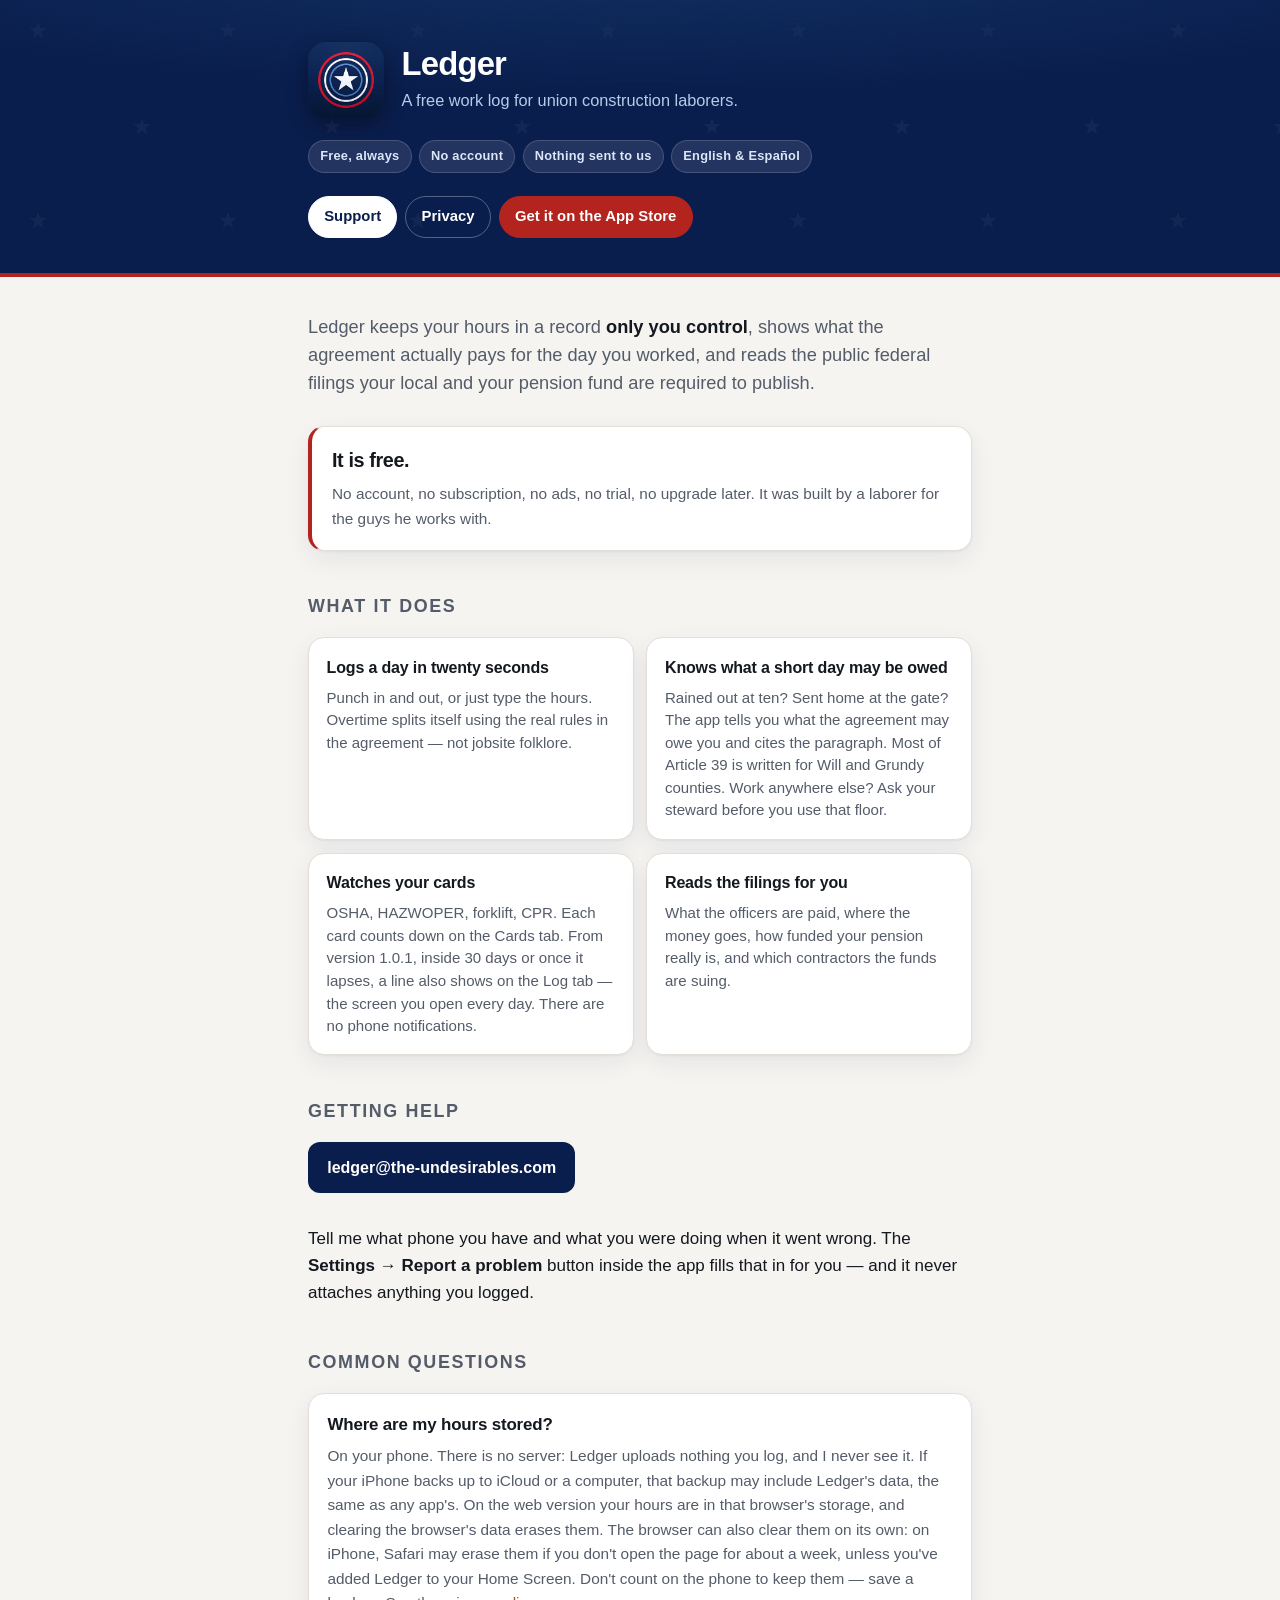
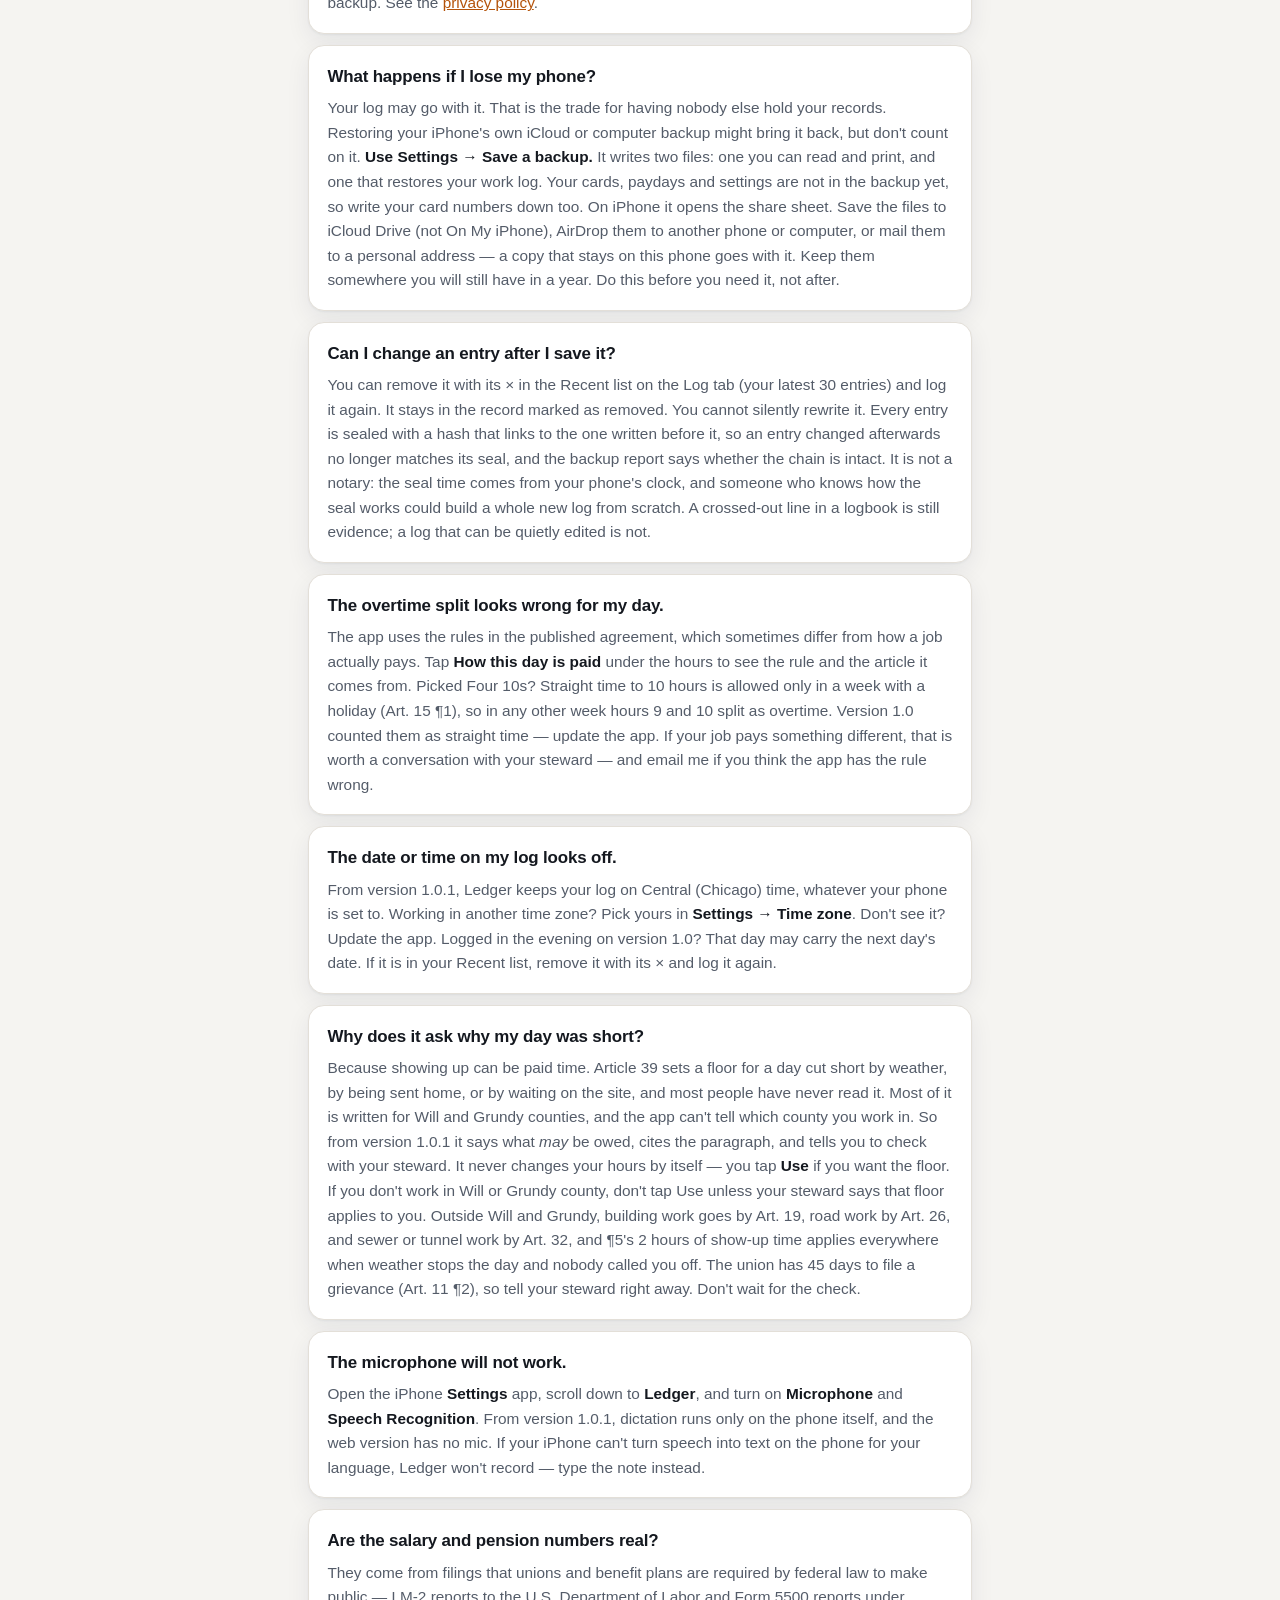
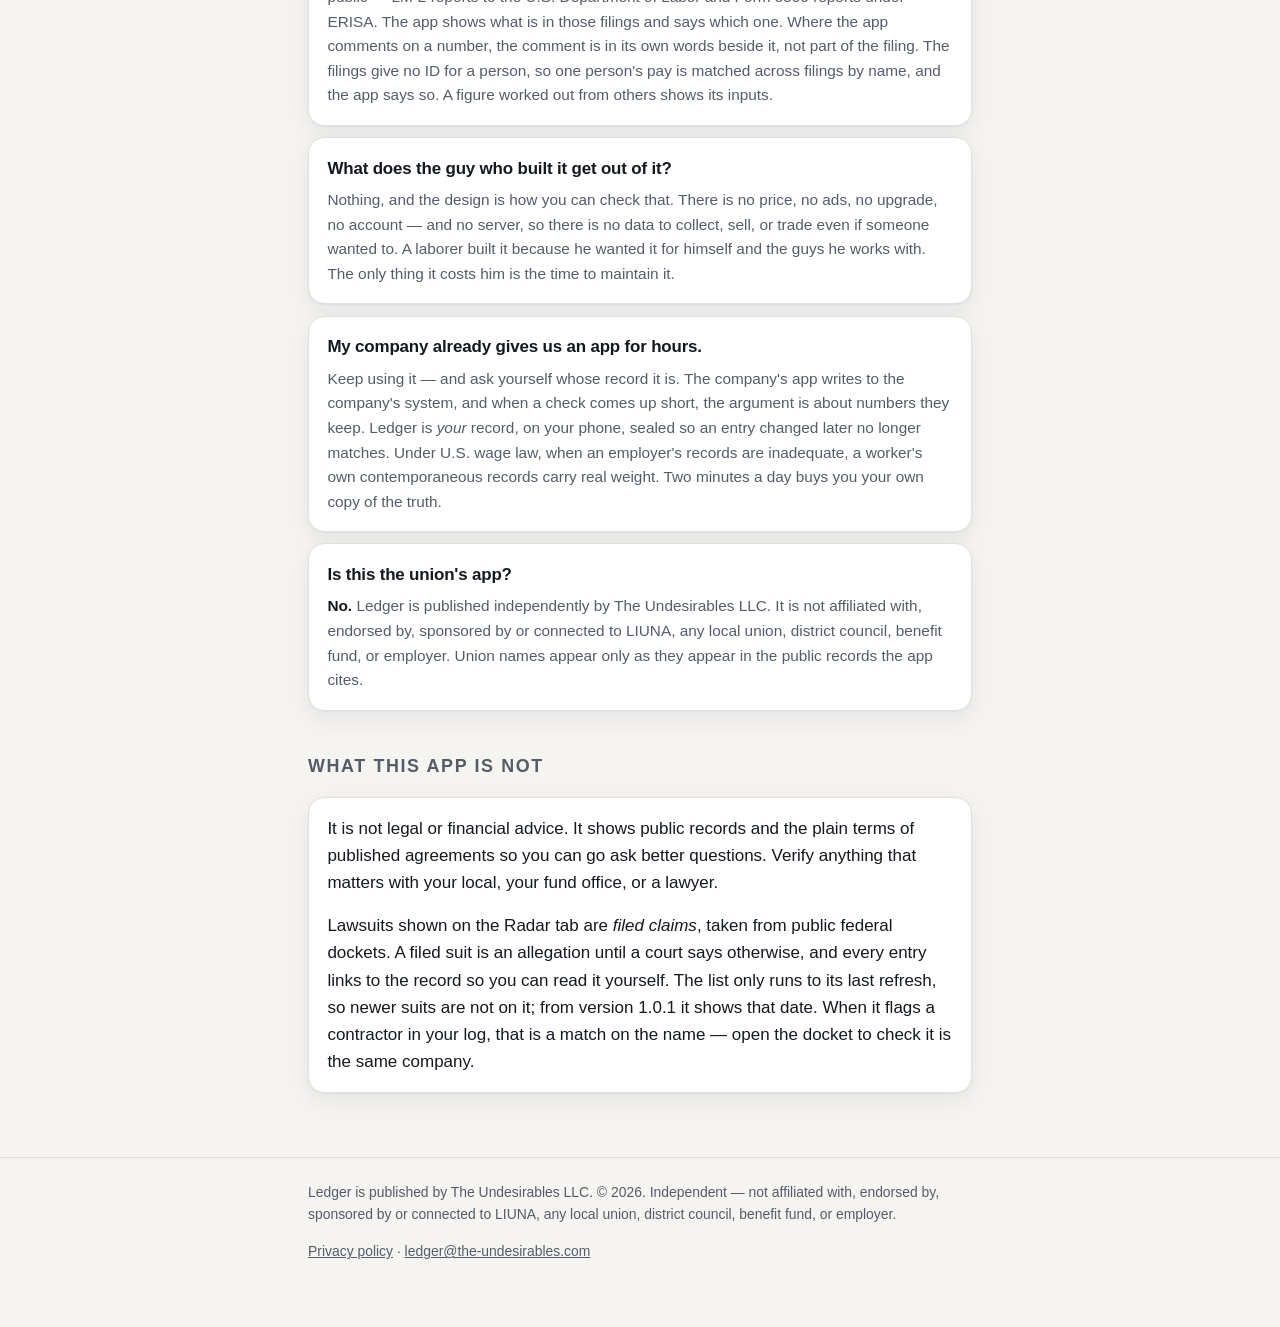
<file: index.html>
<!doctype html>
<html lang="en">
<head>
<meta charset="utf-8">
<meta name="viewport" content="width=device-width, initial-scale=1">
<title>Ledger — Support</title>
<meta name="description" content="Help and support for Ledger, a free work log for union construction laborers.">
<link rel="icon" href="./icon-256.png?v=2">
<link rel="stylesheet" href="./style.css?v=4">
</head>
<body>

<header>
  <div class="wrap">
    <div class="hero">
      <img src="./icon-256.png?v=2" alt="" width="76" height="76">
      <div>
        <h1>Ledger</h1>
        <p>A free work log for union construction laborers.</p>
      </div>
    </div>
    <div class="chips">
      <span>Free, always</span>
      <span>No account</span>
      <span>Nothing sent to us</span>
      <span>English &amp; Español</span>
    </div>
    <nav>
      <a href="./" aria-current="page">Support</a>
      <a href="./privacy.html">Privacy</a>
          <a class="store" href="https://apps.apple.com/us/app/ledger-union-work-log/id6797896983">Get it on the App Store</a>
    </nav>
  </div>
</header>

<main>
<div class="wrap">

  <p class="lede">Ledger keeps your hours in a record <strong>only you
  control</strong>, shows what the agreement actually pays for the day you
  worked, and reads the public federal filings your local and your pension fund
  are required to publish.</p>

  <div class="free">
    <b>It is free.</b>
    <p>No account, no subscription, no ads, no trial, no upgrade later. It was
    built by a laborer for the guys he works with.</p>
  </div>

  <h2>What it does</h2>

  <div class="grid">
    <div class="tile">
      <h3>Logs a day in twenty seconds</h3>
      <p>Punch in and out, or just type the hours. Overtime splits itself using
      the real rules in the agreement — not jobsite folklore.</p>
    </div>
    <div class="tile">
      <h3>Knows what a short day may be owed</h3>
      <p>Rained out at ten? Sent home at the gate? The app tells you what the
      agreement may owe you and cites the paragraph. Most of Article 39 is
      written for Will and Grundy counties. Work anywhere else? Ask your
      steward before you use that floor.</p>
    </div>
    <div class="tile">
      <h3>Watches your cards</h3>
      <p>OSHA, HAZWOPER, forklift, CPR. Each card counts down on the Cards tab.
      From version 1.0.1, inside 30 days or once it lapses, a line also shows
      on the Log tab — the screen you open every day. There are no phone
      notifications.</p>
    </div>
    <div class="tile">
      <h3>Reads the filings for you</h3>
      <p>What the officers are paid, where the money goes, how funded your
      pension really is, and which contractors the funds are suing.</p>
    </div>
  </div>

  <h2>Getting help</h2>

  <p><a class="mailto" href="mailto:ledger@the-undesirables.com">ledger@the-undesirables.com</a></p>

  <p>Tell me what phone you have and what you were doing when it went wrong. The
  <strong>Settings → Report a problem</strong> button inside the app fills that
  in for you — and it never attaches anything you logged.</p>

  <h2>Common questions</h2>

  <div class="qa">
    <h3>Where are my hours stored?</h3>
    <p>On your phone. There is no server: Ledger uploads nothing you log, and I
    never see it. If your iPhone backs up to iCloud or a computer, that backup
    may include Ledger's data, the same as any app's. On the web version your
    hours are in that browser's storage, and clearing the browser's data erases
    them. The browser can also clear them on its own: on iPhone, Safari may
    erase them if you don't open the page for about a week, unless you've added
    Ledger to your Home Screen. Don't count on the phone to keep them — save a
    backup. See the <a href="./privacy.html">privacy policy</a>.</p>
  </div>

  <div class="qa">
    <h3>What happens if I lose my phone?</h3>
    <p>Your log may go with it. That is the trade for having nobody else hold
    your records. Restoring your iPhone's own iCloud or computer backup might
    bring it back, but don't count on it. <strong>Use Settings → Save a
    backup.</strong> It writes two files: one you can read and print, and one
    that restores your work log. Your cards, paydays and settings are not in
    the backup yet, so write your card numbers down too. On iPhone it opens the
    share sheet. Save the files to iCloud Drive (not On My iPhone), AirDrop them
    to another phone or computer, or mail them to a personal address — a copy
    that stays on this phone goes with it. Keep them somewhere you will still
    have in a year. Do this before you need it, not after.</p>
  </div>

  <div class="qa">
    <h3>Can I change an entry after I save it?</h3>
    <p>You can remove it with its × in the Recent list on the Log tab (your
    latest 30 entries) and log it again. It stays in the record marked as
    removed. You cannot silently rewrite it. Every entry is sealed with a hash
    that links to the one written before it, so an entry changed afterwards no
    longer matches its seal, and the backup report says whether the chain is
    intact. It is not a notary: the seal time comes from your phone's clock,
    and someone who knows how the seal works could build a whole new log from
    scratch. A crossed-out line in a logbook is still evidence; a log that can
    be quietly edited is not.</p>
  </div>

  <div class="qa">
    <h3>The overtime split looks wrong for my day.</h3>
    <p>The app uses the rules in the published agreement, which sometimes differ
    from how a job actually pays. Tap <strong>How this day is paid</strong>
    under the hours to see the rule and the article it comes from. Picked
    Four 10s? Straight time to 10 hours is allowed only in a week with a
    holiday (Art. 15 ¶1), so in any other week hours 9 and 10 split as
    overtime. Version 1.0 counted them as straight time — update the app. If
    your job pays something different, that is worth a conversation with your
    steward — and email me if you think the app has the rule wrong.</p>
  </div>

  <div class="qa">
    <h3>The date or time on my log looks off.</h3>
    <p>From version 1.0.1, Ledger keeps your log on Central (Chicago) time,
    whatever your phone is set to. Working in another time zone? Pick yours in
    <strong>Settings → Time zone</strong>. Don't see it? Update the app.
    Logged in the evening on version 1.0? That day may carry the next day's
    date. If it is in your Recent list, remove it with its × and log it
    again.</p>
  </div>

  <div class="qa">
    <h3>Why does it ask why my day was short?</h3>
    <p>Because showing up can be paid time. Article 39 sets a floor for a day
    cut short by weather, by being sent home, or by waiting on the site, and
    most people have never read it. Most of it is written for Will and Grundy
    counties, and the app can't tell which county you work in. So from version
    1.0.1 it says what <em>may</em> be owed, cites the paragraph, and tells you
    to check with your steward. It never changes your hours by itself — you tap
    <strong>Use</strong> if you want the floor. If you don't work in Will or
    Grundy county, don't tap Use unless your steward says that floor applies to
    you. Outside Will and Grundy, building work goes by Art. 19, road work by
    Art. 26, and sewer or tunnel work by Art. 32, and ¶5's 2 hours of show-up
    time applies everywhere when weather stops the day and nobody called you
    off. The union has 45 days to file a grievance (Art. 11 ¶2), so
    tell your steward right away. Don't wait for the check.</p>
  </div>

  <div class="qa">
    <h3>The microphone will not work.</h3>
    <p>Open the iPhone <strong>Settings</strong> app, scroll down to
    <strong>Ledger</strong>, and turn on <strong>Microphone</strong> and
    <strong>Speech Recognition</strong>. From version 1.0.1, dictation runs
    only on the phone itself, and the web version has no mic. If your iPhone
    can't turn speech into text on the phone for your language, Ledger won't
    record — type the note instead.</p>
  </div>

  <div class="qa">
    <h3>Are the salary and pension numbers real?</h3>
    <p>They come from filings that unions and benefit plans are required by
    federal law to make public — LM-2 reports to the U.S. Department of Labor
    and Form 5500 reports under ERISA. The app shows what is in those filings
    and says which one. Where the app comments on a number, the comment is in
    its own words beside it, not part of the filing. The filings give
    no ID for a person, so one person's pay is matched across filings by name,
    and the app says so. A figure worked out from others shows its
    inputs.</p>
  </div>

  <div class="qa">
    <h3>What does the guy who built it get out of it?</h3>
    <p>Nothing, and the design is how you can check that. There is no price, no
    ads, no upgrade, no account — and no server, so there is no data to collect,
    sell, or trade even if someone wanted to. A laborer built it because he
    wanted it for himself and the guys he works with. The only thing it costs
    him is the time to maintain it.</p>
  </div>

  <div class="qa">
    <h3>My company already gives us an app for hours.</h3>
    <p>Keep using it — and ask yourself whose record it is. The company's app
    writes to the company's system, and when a check comes up short, the
    argument is about numbers they keep. Ledger is <em>your</em> record, on your
    phone, sealed so an entry changed later no longer matches. Under U.S. wage
    law, when an employer's records are inadequate, a worker's own contemporaneous
    records carry real weight. Two minutes a day buys you your own copy of the
    truth.</p>
  </div>

  <div class="qa">
    <h3>Is this the union's app?</h3>
    <p><strong>No.</strong> Ledger is published independently by The
    Undesirables LLC. It is not affiliated with, endorsed by, sponsored by or
    connected to LIUNA, any local union, district council, benefit fund, or
    employer. Union names appear only as they appear in the public records the
    app cites.</p>
  </div>

  <h2>What this app is not</h2>

  <div class="plain">
    <p>It is not legal or financial advice. It shows public records and the
    plain terms of published agreements so you can go ask better questions.
    Verify anything that matters with your local, your fund office, or a
    lawyer.</p>
    <p>Lawsuits shown on the Radar tab are <em>filed claims</em>, taken from
    public federal dockets. A filed suit is an allegation until a court says
    otherwise, and every entry links to the record so you can read it
    yourself. The list only runs to its last refresh, so newer suits are not
    on it; from version 1.0.1 it shows that date. When it flags a contractor in your log, that is a match on the name
    — open the docket to check it is the same company.</p>
  </div>

</div>
</main>

<footer>
  <div class="wrap">
    <p>Ledger is published by The Undesirables LLC. © 2026. Independent — not
    affiliated with, endorsed by, sponsored by or connected to LIUNA, any local
    union, district council, benefit fund, or employer.</p>
    <p><a href="./privacy.html">Privacy policy</a> ·
    <a href="mailto:ledger@the-undesirables.com">ledger@the-undesirables.com</a></p>
  </div>
</footer>

</body>
</html>
</file>
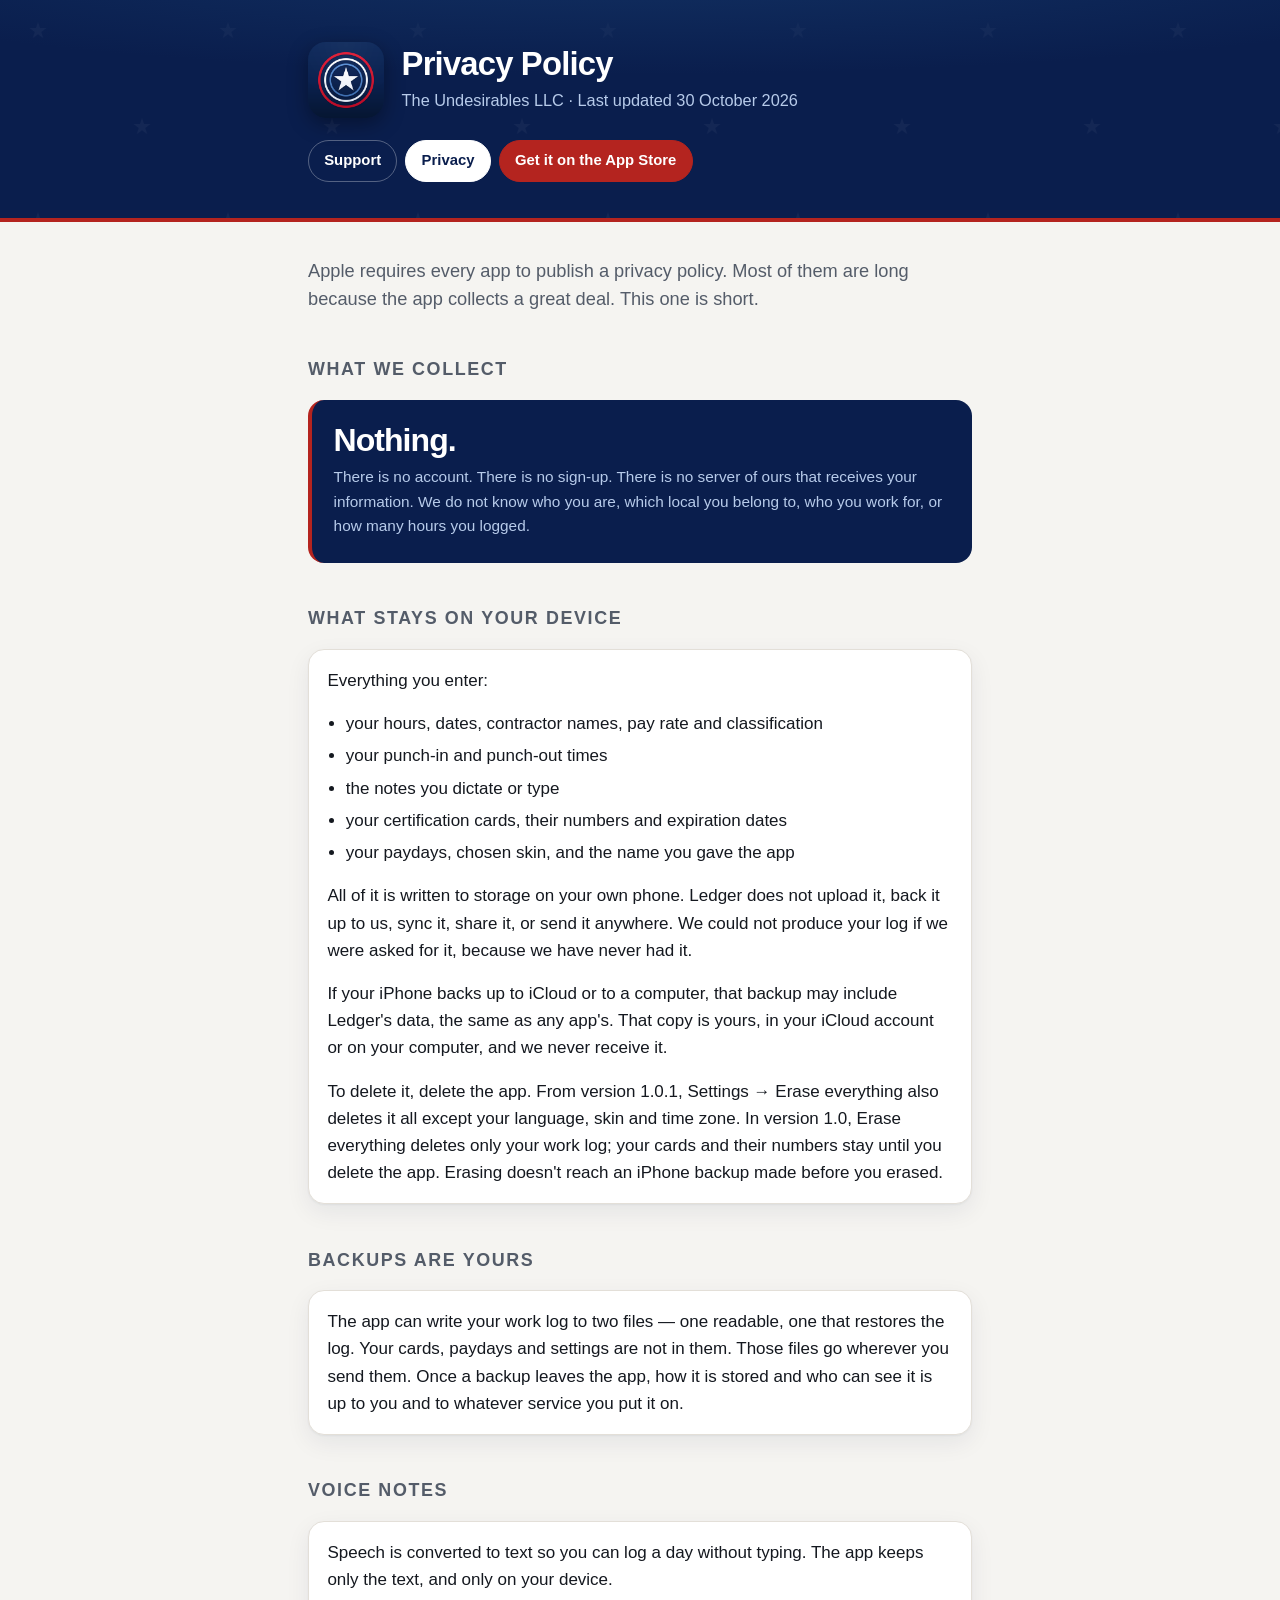
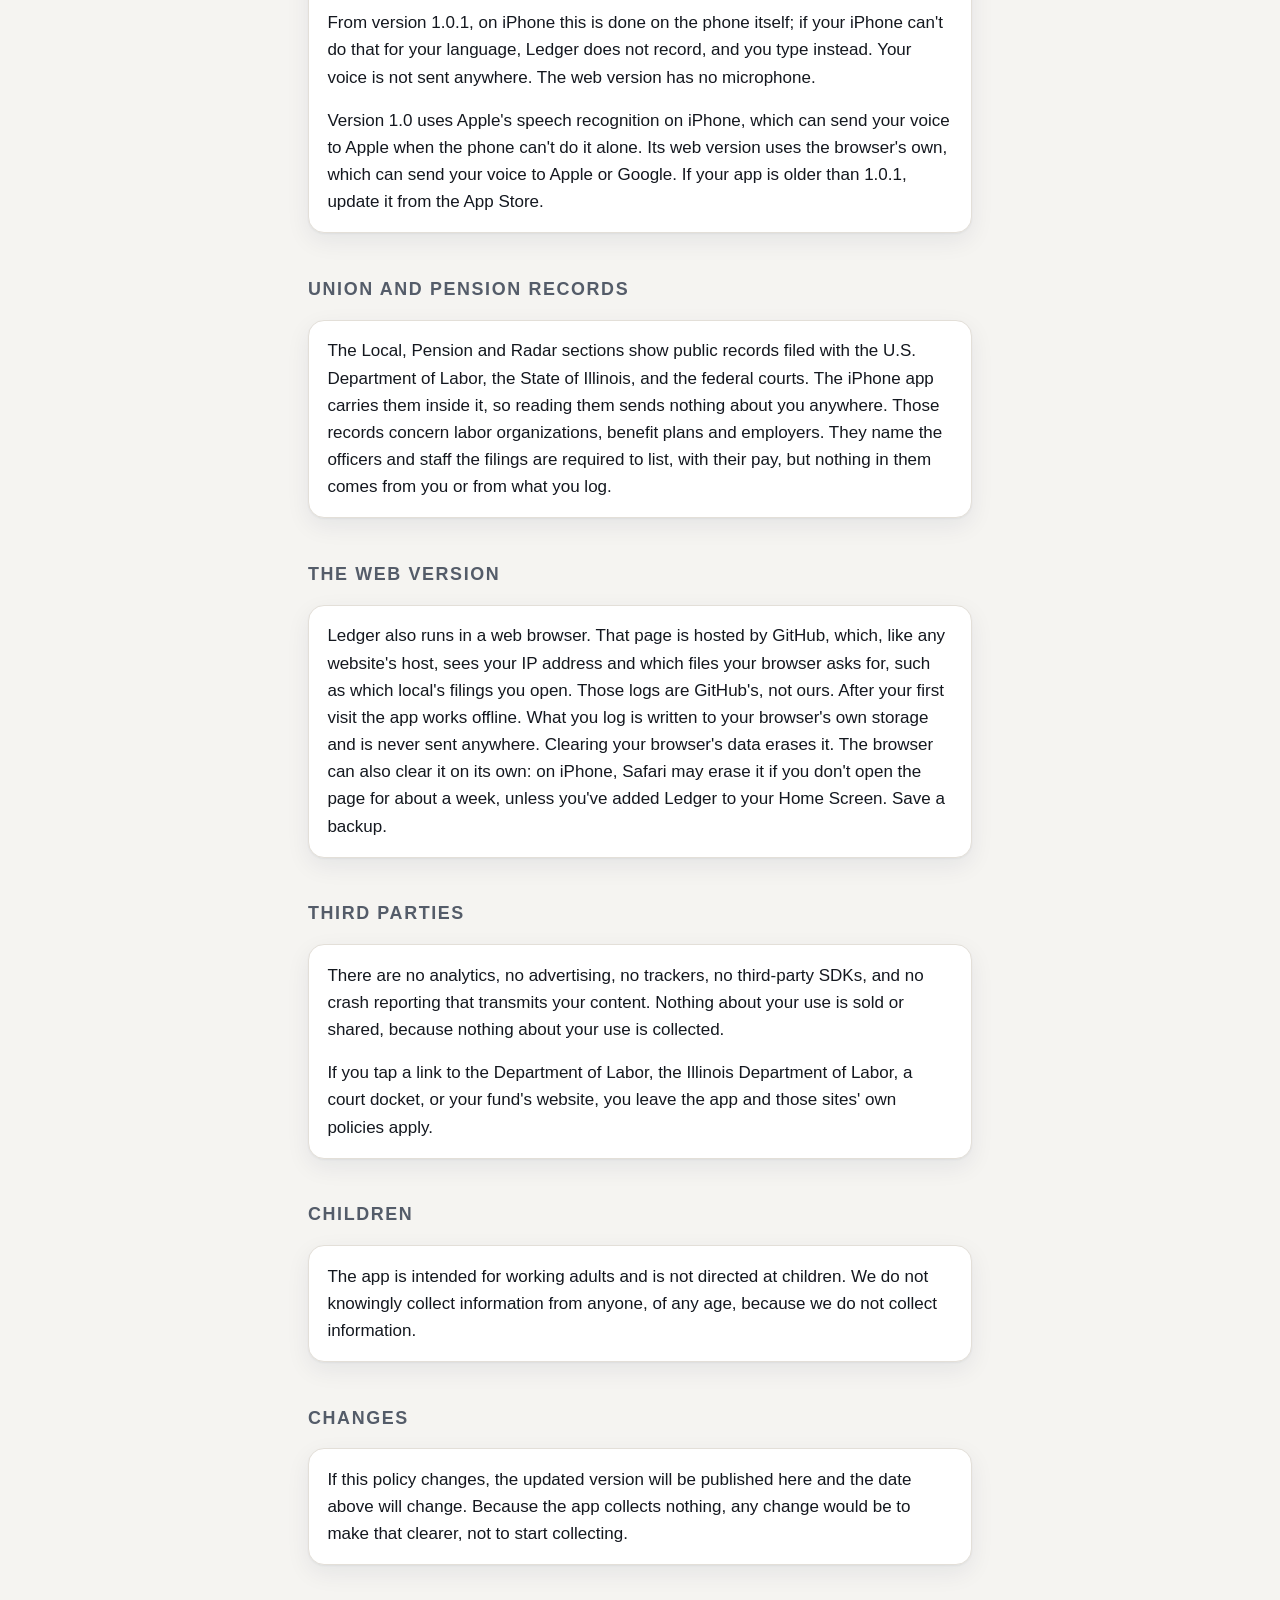
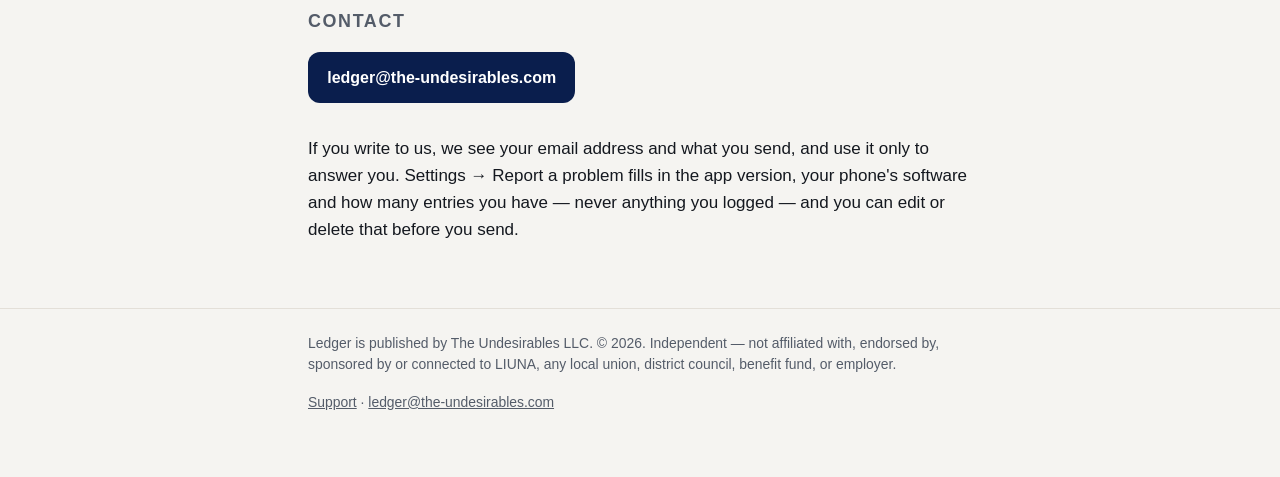
<file: privacy.html>
<!doctype html>
<html lang="en">
<head>
<meta charset="utf-8">
<meta name="viewport" content="width=device-width, initial-scale=1">
<title>Ledger — Privacy Policy</title>
<meta name="description" content="Ledger collects nothing. No account, no server, no analytics.">
<link rel="icon" href="./icon-256.png?v=2">
<link rel="stylesheet" href="./style.css?v=4">
</head>
<body>

<header>
  <div class="wrap">
    <div class="hero">
      <img src="./icon-256.png?v=2" alt="" width="76" height="76">
      <div>
        <h1>Privacy Policy</h1>
        <p>The Undesirables LLC · Last updated 30 October 2026</p>
      </div>
    </div>
    <nav>
      <a href="./">Support</a>
      <a href="./privacy.html" aria-current="page">Privacy</a>
          <a class="store" href="https://apps.apple.com/us/app/ledger-union-work-log/id6797896983">Get it on the App Store</a>
    </nav>
  </div>
</header>

<main>
<div class="wrap">

  <p class="lede">Apple requires every app to publish a privacy policy. Most of
  them are long because the app collects a great deal. This one is short.</p>

  <h2>What we collect</h2>

  <div class="nothing">
    <b>Nothing.</b>
    <p>There is no account. There is no sign-up. There is no server of ours
    that receives your information. We do not know who you are, which local you
    belong to, who you work for, or how many hours you logged.</p>
  </div>

  <h2>What stays on your device</h2>

  <div class="plain">
    <p>Everything you enter:</p>
    <ul>
      <li>your hours, dates, contractor names, pay rate and classification</li>
      <li>your punch-in and punch-out times</li>
      <li>the notes you dictate or type</li>
      <li>your certification cards, their numbers and expiration dates</li>
      <li>your paydays, chosen skin, and the name you gave the app</li>
    </ul>
    <p>All of it is written to storage on your own phone. Ledger does not
    upload it, back it up to us, sync it, share it, or send it anywhere. We
    could not produce your log if we were asked for it, because we have never
    had it.</p>
    <p>If your iPhone backs up to iCloud or to a computer, that backup may
    include Ledger's data, the same as any app's. That copy is yours, in your
    iCloud account or on your computer, and we never receive it.</p>
    <p>To delete it, delete the app. From version 1.0.1, Settings → Erase
    everything also deletes it all except your language, skin and time zone.
    In version 1.0, Erase everything deletes only your work log; your cards and
    their numbers stay until you delete the app. Erasing doesn't reach an
    iPhone backup made before you erased.</p>
  </div>

  <h2>Backups are yours</h2>

  <div class="plain">
    <p>The app can write your work log to two files — one readable, one that
    restores the log. Your cards, paydays and settings are not in them. Those
    files go wherever you send them. Once a backup leaves the
    app, how it is stored and who can see it is up to you and to whatever
    service you put it on.</p>
  </div>

  <h2>Voice notes</h2>

  <div class="plain">
    <p>Speech is converted to text so you can log a day without typing. The app
    keeps only the text, and only on your device.</p>
    <p>From version 1.0.1, on iPhone this is done on the phone itself; if your
    iPhone can't do that for your language, Ledger does not record, and you
    type instead. Your voice is not sent anywhere. The web version has no
    microphone.</p>
    <p>Version 1.0 uses Apple's speech recognition on iPhone, which can send
    your voice to Apple when the phone can't do it alone. Its web version uses
    the browser's own, which can send your voice to Apple or Google. If your
    app is older than 1.0.1, update it from the App Store.</p>
  </div>

  <h2>Union and pension records</h2>

  <div class="plain">
    <p>The Local, Pension and Radar sections show public records filed with the
    U.S. Department of Labor, the State of Illinois, and the federal courts.
    The iPhone app carries them inside it, so reading them sends nothing about
    you anywhere. Those records concern labor organizations, benefit plans and
    employers. They name the officers and staff the filings are required to
    list, with their pay, but nothing in them comes from you or from what you
    log.</p>
  </div>

  <h2>The web version</h2>

  <div class="plain">
    <p>Ledger also runs in a web browser. That page is hosted by GitHub, which,
    like any website's host, sees your IP address and which files your browser
    asks for, such as which local's filings you open. Those logs are GitHub's,
    not ours. After your first visit the app works offline. What you log is
    written to your browser's own storage and is never sent anywhere. Clearing
    your browser's data erases it. The browser can also clear it on its own: on
    iPhone, Safari may erase it if you don't open the page for about a week,
    unless you've added Ledger to your Home Screen. Save a backup.</p>
  </div>

  <h2>Third parties</h2>

  <div class="plain">
    <p>There are no analytics, no advertising, no trackers, no third-party SDKs,
    and no crash reporting that transmits your content. Nothing about your use
    is sold or shared, because nothing about your use is collected.</p>
    <p>If you tap a link to the Department of Labor, the Illinois Department of
    Labor, a court docket, or your fund's website, you leave the app and those
    sites' own policies apply.</p>
  </div>

  <h2>Children</h2>

  <div class="plain">
    <p>The app is intended for working adults and is not directed at children.
    We do not knowingly collect information from anyone, of any age, because we
    do not collect information.</p>
  </div>

  <h2>Changes</h2>

  <div class="plain">
    <p>If this policy changes, the updated version will be published here and
    the date above will change. Because the app collects nothing, any change
    would be to make that clearer, not to start collecting.</p>
  </div>

  <h2>Contact</h2>

  <p><a class="mailto" href="mailto:ledger@the-undesirables.com">ledger@the-undesirables.com</a></p>

  <p>If you write to us, we see your email address and what you send, and use
  it only to answer you. Settings → Report a problem fills in the app version,
  your phone's software and how many entries you have — never anything you
  logged — and you can edit or delete that before you send.</p>

</div>
</main>

<footer>
  <div class="wrap">
    <p>Ledger is published by The Undesirables LLC. © 2026. Independent — not
    affiliated with, endorsed by, sponsored by or connected to LIUNA, any local
    union, district council, benefit fund, or employer.</p>
    <p><a href="./">Support</a> ·
    <a href="mailto:ledger@the-undesirables.com">ledger@the-undesirables.com</a></p>
  </div>
</footer>

</body>
</html>
</file>
<file: style.css>
/* Ledger help site.
   One stylesheet, no scripts, no fonts to fetch, one 59 KB icon. It has to open
   on a job trailer's signal, on a phone somebody bought in 2019. Everything
   here is system fonts and flat color. */

*, *::before, *::after { box-sizing: border-box; }

:root {
  --navy:    #0a1e4d;
  --navy-2:  #123163;
  --navy-3:  #061634;
  --paper:   #f5f4f1;
  --card:    #ffffff;
  --ink:     #14181f;
  --ink-2:   #545c69;
  --line:    #e3dfd8;
  --red:     #b4241f;
  --orange:  #b4530a;
  --star:    #ffffff;
  --shadow:  0 1px 2px rgba(10,30,77,.05), 0 8px 24px rgba(10,30,77,.07);
  --r:       16px;
}

@media (prefers-color-scheme: dark) {
  :root {
    --paper: #0b1220; --card: #131c2e; --ink: #eef1f5; --ink-2: #9aa5b6;
    --line: #222d42; --red: #ff6b63; --orange: #ff9130;
    --shadow: none;
  }
}

html { -webkit-text-size-adjust: 100%; }

body {
  margin: 0;
  background: var(--paper);
  color: var(--ink);
  font: 17px/1.6 -apple-system, BlinkMacSystemFont, "Segoe UI", Roboto, Helvetica, Arial, sans-serif;
  -webkit-font-smoothing: antialiased;
}

.wrap { max-width: 44rem; margin: 0 auto; padding: 0 1.25rem; }

/* ---- hero ---- */

header {
  background: var(--navy);
  background-image:
    radial-gradient(120% 90% at 50% -20%, var(--navy-2), transparent 60%),
    url('data:image/svg+xml;utf8,<svg xmlns="http://www.w3.org/2000/svg" width="190" height="190" viewBox="0 0 190 190"><g fill="%23ffffff" fill-opacity="0.038"><path d="M38 22l2 6.1h6.4l-5.2 3.8 2 6.1-5.2-3.8-5.2 3.8 2-6.1-5.2-3.8h6.4z"/><path d="M142 118l2 6.1h6.4l-5.2 3.8 2 6.1-5.2-3.8-5.2 3.8 2-6.1-5.2-3.8h6.4z"/></g></svg>');
  color: #fff;
  padding: 2.6rem 0 2.2rem;
  border-bottom: 4px solid var(--red);
}

.hero { display: flex; align-items: center; gap: 1.1rem; }
.hero img {
  width: 76px; height: 76px; border-radius: 18px; flex: none;
  box-shadow: 0 6px 20px rgba(0,0,0,.35);
}
.hero h1 {
  margin: 0; font-size: 2.05rem; line-height: 1.1; letter-spacing: -.025em;
}
.hero p { margin: .3rem 0 0; color: #b7cbea; font-size: 1.02rem; }

/* Three facts, stated once, at the top. They are the whole pitch. */
.chips { display: flex; flex-wrap: wrap; gap: .45rem; margin-top: 1.4rem; }
.chips span {
  font-size: .8rem; font-weight: 640; letter-spacing: .02em;
  padding: .34rem .7rem; border-radius: 999px;
  background: rgba(255,255,255,.1); border: 1px solid rgba(255,255,255,.16);
  color: #dbe7f8;
}

nav { margin-top: 1.4rem; display: flex; gap: .5rem; }
nav a {
  padding: .52rem .95rem; border-radius: 999px;
  border: 1px solid rgba(255,255,255,.3);
  color: #fff; text-decoration: none; font-size: .93rem; font-weight: 640;
}
nav a:hover { background: rgba(255,255,255,.1); }
nav a[aria-current="page"] {
  background: #fff; border-color: #fff; color: var(--navy);
}
/* The one pill that is an action rather than a page. */
nav a.store { background: var(--red); border-color: var(--red); }
nav a.store:hover { background: #c9332d; }

/* ---- body ---- */

main { padding-top: 2.2rem; padding-bottom: 3rem; }

.lede { font-size: 1.14rem; line-height: 1.55; color: var(--ink-2); margin: 0 0 1.8rem; }
.lede strong { color: var(--ink); font-weight: 650; }

h2 {
  margin: 2.6rem 0 1rem; font-size: 1.12rem; letter-spacing: .09em;
  text-transform: uppercase; color: var(--ink-2); font-weight: 700;
}
main > .wrap > h2:first-child { margin-top: 0; }

h3 { margin: 0 0 .4rem; font-size: 1.06rem; letter-spacing: -.01em; }

p { margin: 0 0 1rem; }
ul { padding-left: 1.15rem; margin: 0 0 1rem; }
li { margin: .32rem 0; }
a { color: var(--orange); }

/* ---- the free card ---- */

.free {
  background: var(--card); border: 1px solid var(--line);
  border-left: 4px solid var(--red);
  border-radius: var(--r); padding: 1.15rem 1.25rem;
  box-shadow: var(--shadow); margin: 0 0 1.6rem;
}
.free b { display: block; font-size: 1.24rem; letter-spacing: -.02em; margin-bottom: .3rem; }
.free p { margin: 0; color: var(--ink-2); font-size: .96rem; }

/* ---- what it does ---- */

.grid { display: grid; gap: .8rem; grid-template-columns: 1fr; }
@media (min-width: 40rem) { .grid { grid-template-columns: 1fr 1fr; } }

.tile {
  background: var(--card); border: 1px solid var(--line);
  border-radius: var(--r); padding: 1.05rem 1.1rem; box-shadow: var(--shadow);
}
.tile h3 { font-size: 1rem; }
.tile p { margin: 0; font-size: .94rem; color: var(--ink-2); line-height: 1.5; }

/* ---- contact ---- */

.mailto {
  display: inline-block; margin-bottom: 1rem;
  background: var(--navy); color: #fff; text-decoration: none;
  padding: .8rem 1.2rem; border-radius: 12px;
  font-weight: 650; font-size: 1rem;
}
.mailto:hover { background: var(--navy-2); }

/* ---- faq ---- */

.qa {
  background: var(--card); border: 1px solid var(--line);
  border-radius: var(--r); padding: 1.05rem 1.15rem; margin-bottom: .7rem;
  box-shadow: var(--shadow);
}
.qa p:last-child { margin-bottom: 0; }
.qa p { font-size: .96rem; color: var(--ink-2); }
.qa p strong, .qa p b { color: var(--ink); }

/* ---- privacy page ---- */

.nothing {
  background: var(--navy); color: #fff; border-radius: var(--r);
  padding: 1.5rem 1.35rem; margin: 0 0 1.6rem;
  border-left: 4px solid var(--red);
}
.nothing b { display: block; font-size: 2rem; letter-spacing: -.03em; line-height: 1; }
.nothing p { margin: .6rem 0 0; color: #b7cbea; font-size: .96rem; }

.plain { background: var(--card); border: 1px solid var(--line);
  border-radius: var(--r); padding: 1.05rem 1.15rem; box-shadow: var(--shadow);
  margin-bottom: 1rem; }
.plain p:last-child, .plain ul:last-child { margin-bottom: 0; }

/* ---- footer ---- */

footer {
  border-top: 1px solid var(--line);
  padding: 1.5rem 0 3rem; color: var(--ink-2); font-size: .87rem; line-height: 1.55;
}
footer a { color: var(--ink-2); }

@media (prefers-reduced-motion: reduce) {
  *, *::before, *::after { transition-duration: .01ms !important; animation-duration: .01ms !important; }
}
</file>
